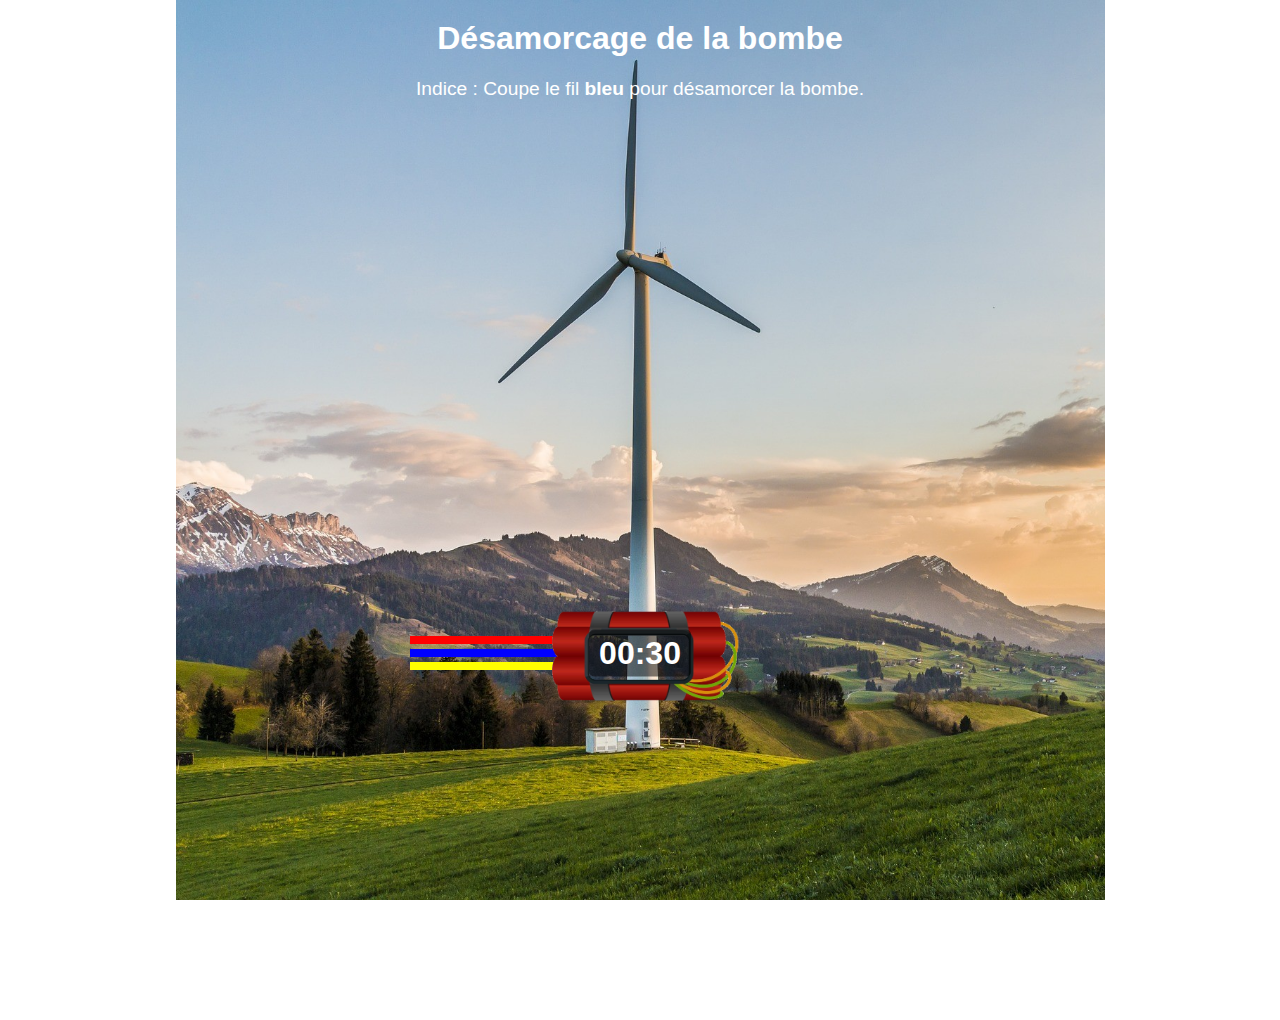
<file: bombe/index.html>
<!DOCTYPE html>
<html lang="fr">
<head>
  <meta charset="UTF-8">
  <title>Jeu de désamorçage - Victoire/ Défaite différée</title>
  <style>
    body {
      font-family: Arial, sans-serif;
      margin: 0;
      padding: 0;
      overflow: hidden;
      /* Fond initial : occupe toute la hauteur sans déformation */
      background: url('background2.jpg') no-repeat center center fixed;
      background-size: auto 100%;
      color: #fff;
      text-align: center;
    }
    h1 {
      margin-top: 20px;
    }
    #indice {
      font-size: 1.2em;
      margin-bottom: 20px;
    }
    /* Conteneur global du jeu */
    #game {
      position: relative;
      width: 100%;
      height: 100vh;
    }
    /* Bombe positionnée au centre, à 1/3 du bas */
    #bombContainer {
      position: absolute;
      left: 50%;
      transform: translateX(-50%);
      bottom: 33%;
      z-index: 2;
    }
    #bomb {
      width: 200px;
      display: block;
      position: relative;
      z-index: 3; /* La bombe apparaît devant les fils */
      transition: transform 0.3s ease, opacity 0.3s ease;
    }
    /* Timer centré sur la bombe */
    #timer {
      position: absolute;
      top: 50%;
      left: 50%;
      transform: translate(-50%, -50%);
      font-size: 2em;
      font-weight: bold;
      background-color: rgba(0,0,0,0.5);
      padding: 5px 10px;
      border-radius: 5px;
      z-index: 4;
    }
    /* Conteneur des fils positionné à gauche de la bombe,
       chevauchant légèrement (20px) l'image de la bombe */
    #wiresContainer {
      position: absolute;
      right: calc(100% - 20px);
      top: 50%;
      transform: translateY(-50%);
      display: flex;
      flex-direction: column;
      gap: 5px;
      z-index: 1;
    }
    /* Chaque fil est constitué de deux parties égales */
    .wire {
      display: flex;
      width: 150px;
      height: 8px; /* fil fin */
      cursor: pointer;
    }
    .wire .wire-left,
    .wire .wire-right {
      width: 50%;
      height: 100%;
      background-color: var(--wire-color);
    }
    /* Par défaut, les deux parties sont collées */
    .wire .wire-right {
      margin-left: 0;
    }
    /* Lorsqu'on coupe, on déplace la partie gauche vers la gauche pour simuler une coupure réelle */
    .wire.cut .wire-left {
      animation: moveLeft 1s forwards;
    }
    @keyframes moveLeft {
      from { transform: translateX(0); }
      to { transform: translateX(-15px); }
    }
    /* Overlay flash pour l'explosion */
    #flashOverlay {
      position: fixed;
      top: 0;
      left: 0;
      width: 100%;
      height: 100%;
      background: white;
      opacity: 0;
      pointer-events: none;
      z-index: 2000;
      display: none;
    }
    @keyframes flashEffect {
      0% { opacity: 0; }
      50% { opacity: 1; }
      100% { opacity: 0; }
    }
    /* GIF d'explosion centré */
    #explosionGif {
      position: absolute;
      top: 50%;
      left: 50%;
      transform: translate(-50%, -50%);
      width: 250px;
      display: none;
      pointer-events: none;
      z-index: 2500;
    }
    /* Overlay de confirmation personnalisé */
    #confirmationOverlay {
      position: fixed;
      top: 0;
      left: 0;
      width: 100%;
      height: 100%;
      background: rgba(0,0,0,0.5);
      display: none;
      align-items: center;
      justify-content: center;
      z-index: 1500;
    }
    #confirmationBox {
      background: #333;
      padding: 20px;
      border-radius: 10px;
      text-align: center;
    }
    #confirmationBox p {
      margin: 0 0 10px;
    }
    #confirmationBox button {
      margin: 0 10px;
      padding: 8px 16px;
      border: none;
      border-radius: 5px;
      cursor: pointer;
    }
    #confirmationBox button#confirmYes {
      background-color: green;
      color: #fff;
    }
    #confirmationBox button#confirmNo {
      background-color: red;
      color: #fff;
    }
    /* Overlay de victoire */
    #victoryOverlay {
      position: fixed;
      top: 0;
      left: 0;
      width: 100%;
      height: 100%;
      background: rgba(0,0,0,0.7);
      display: none;
      align-items: center;
      justify-content: center;
      z-index: 3000;
    }
    #victoryBox {
      background: #333;
      padding: 20px;
      border-radius: 10px;
      text-align: center;
    }
    #victoryBox p {
      margin: 0 0 10px;
      font-size: 1.5em;
      font-weight: bold;
    }
    #victoryBox button {
      padding: 10px 20px;
      font-size: 1em;
      border: none;
      border-radius: 5px;
      background: green;
      color: #fff;
      cursor: pointer;
    }
    /* Overlay de défaite */
    #defeatOverlay {
      position: fixed;
      top: 0;
      left: 0;
      width: 100%;
      height: 100%;
      background: rgba(0,0,0,0.7);
      display: none;
      align-items: center;
      justify-content: center;
      z-index: 3000;
    }
    #defeatBox {
      background: #333;
      padding: 20px;
      border-radius: 10px;
      text-align: center;
    }
    #defeatBox p {
      margin: 0 0 10px;
      font-size: 1.5em;
      font-weight: bold;
    }
    #defeatBox button {
      padding: 10px 20px;
      font-size: 1em;
      border: none;
      border-radius: 5px;
      background: red;
      color: #fff;
      cursor: pointer;
    }
  </style>
</head>
<body>
  <h1>Désamorcage de la bombe</h1>
  <div id="indice">Indice : Coupe le fil <strong>bleu</strong> pour désamorcer la bombe.</div>
  
  <div id="game">
    <div id="bombContainer">
      <!-- Bombe -->
      <img id="bomb" src="bomb.png" alt="Bombe">
      <!-- Timer centré -->
      <div id="timer">00:30</div>
      <!-- Conteneur des fils (placé à gauche, chevauchant légèrement la bombe) -->
      <div id="wiresContainer">
        <div class="wire" data-color="rouge" style="--wire-color: red;">
          <div class="wire-left"></div>
          <div class="wire-right"></div>
        </div>
        <div class="wire" data-color="bleu" style="--wire-color: blue;">
          <div class="wire-left"></div>
          <div class="wire-right"></div>
        </div>
        <div class="wire" data-color="jaune" style="--wire-color: yellow;">
          <div class="wire-left"></div>
          <div class="wire-right"></div>
        </div>
      </div>
      <!-- GIF d'explosion -->
      <img id="explosionGif" src="explosion.gif" alt="Explosion">
    </div>
  </div>
  
  <!-- Overlay flash pour l'explosion -->
  <div id="flashOverlay"></div>
  
  <!-- Overlay de confirmation personnalisé -->
  <div id="confirmationOverlay">
    <div id="confirmationBox">
      <p id="confirmationText"></p>
      <button id="confirmYes">Oui</button>
      <button id="confirmNo">Non</button>
    </div>
  </div>
  
  <!-- Overlay de victoire -->
  <div id="victoryOverlay">
    <div id="victoryBox">
      <p>Bravo, tu as désamorcé la bombe !</p>
      <button id="victoryOk">OK</button>
    </div>
  </div>
  
  <!-- Overlay de défaite -->
  <div id="defeatOverlay">
    <div id="defeatBox">
      <p>Dommage, tu as perdu ! La bombe a explosé !</p>
      <button id="defeatOk">OK</button>
    </div>
  </div>
  
  <div id="message"></div>
  
  <script>
    let gameActive = true;
    let countdownTime = 30; // 30 secondes pour désamorcer
    const timerDisplay = document.getElementById('timer');
    const wires = document.querySelectorAll('.wire');
    const bombImage = document.getElementById('bomb');
    const explosionGif = document.getElementById('explosionGif');
    const messageDiv = document.getElementById('message');
    const wiresContainer = document.getElementById('wiresContainer');
    
    const confirmationOverlay = document.getElementById('confirmationOverlay');
    const confirmationText = document.getElementById('confirmationText');
    const confirmYesBtn = document.getElementById('confirmYes');
    const confirmNoBtn = document.getElementById('confirmNo');
    
    const victoryOverlay = document.getElementById('victoryOverlay');
    const victoryOkBtn = document.getElementById('victoryOk');
    
    const defeatOverlay = document.getElementById('defeatOverlay');
    const defeatOkBtn = document.getElementById('defeatOk');
    
    let selectedWire = null;
    
    function updateTimer() {
      const minutes = Math.floor(countdownTime / 60);
      const seconds = countdownTime % 60;
      timerDisplay.textContent = (minutes < 10 ? "0" + minutes : minutes) + ":" + (seconds < 10 ? "0" + seconds : seconds);
    }
    
    const countdownInterval = setInterval(() => {
      if (!gameActive) {
        clearInterval(countdownInterval);
        return;
      }
      countdownTime--;
      updateTimer();
      if (countdownTime <= 0) {
        setTimeout(() => { triggerExplosion("Boom ! Le temps est écoulé, la bombe a explosé !"); }, 1000);
      }
    }, 1000);
    
    wires.forEach(wire => {
      wire.addEventListener('click', () => {
        if (!gameActive) return;
        selectedWire = wire;
        const color = wire.getAttribute('data-color');
        confirmationText.textContent = `Voulez-vous couper le fil ${color} ?`;
        confirmationOverlay.style.display = "flex";
      });
    });
    
    confirmYesBtn.addEventListener('click', () => {
      confirmationOverlay.style.display = "none";
      if (selectedWire) {
        selectedWire.classList.add('cut');
        const color = selectedWire.getAttribute('data-color');
        setTimeout(() => {
          if (color === 'bleu') {
            // Pour le bon fil, change le fond et attend 1.5s avant d'afficher la victoire
            document.body.style.backgroundImage = "url('victory_bg.jpg')";
            // Masquer bombe, timer et fils
            bombImage.style.display = "none";
            timerDisplay.style.display = "none";
            wiresContainer.style.display = "none";
            clearInterval(countdownInterval);
            setTimeout(() => {
              victoryOverlay.style.display = "flex";
            }, 1000);
          } else {
            triggerExplosion("Boom ! La bombe a explosé !");
          }
        }, 1000);
      }
    });
    
    confirmNoBtn.addEventListener('click', () => {
      confirmationOverlay.style.display = "none";
      selectedWire = null;
    });
    
    victoryOkBtn.addEventListener('click', () => {
      victoryOverlay.style.display = "none";
      // Optionnel : recharger la page pour recommencer
      // location.reload();
    });
    
    defeatOkBtn.addEventListener('click', () => {
      defeatOverlay.style.display = "none";
      // Optionnel : recharger la page pour recommencer
      // location.reload();
    });
    
    function triggerExplosion(msg) {
      gameActive = false;
      messageDiv.textContent = msg;
      wiresContainer.style.display = "none";
      
      const flashOverlay = document.getElementById("flashOverlay");
      flashOverlay.style.display = "block";
      flashOverlay.style.animation = "flashEffect 1s forwards";
      
      setTimeout(() => {
        explosionGif.style.display = "block";
      }, 500);
      
      setTimeout(() => {
        bombImage.style.display = "none";
        timerDisplay.style.display = "none";
        document.body.style.backgroundImage = "url('explosion_bg2.jpg')";
      }, 800);
      
      setTimeout(() => {
        flashOverlay.style.display = "none";
        explosionGif.style.display = "none";
      }, 1000);
      
      clearInterval(countdownInterval);
      // Attendre 1.5s après la fin des effets (soit au total ~2.5s) pour afficher le message de défaite
      setTimeout(() => {
        defeatOverlay.style.display = "flex";
      }, 2000);
    }
    
    updateTimer();
  </script>
</body>
</html>
</file>
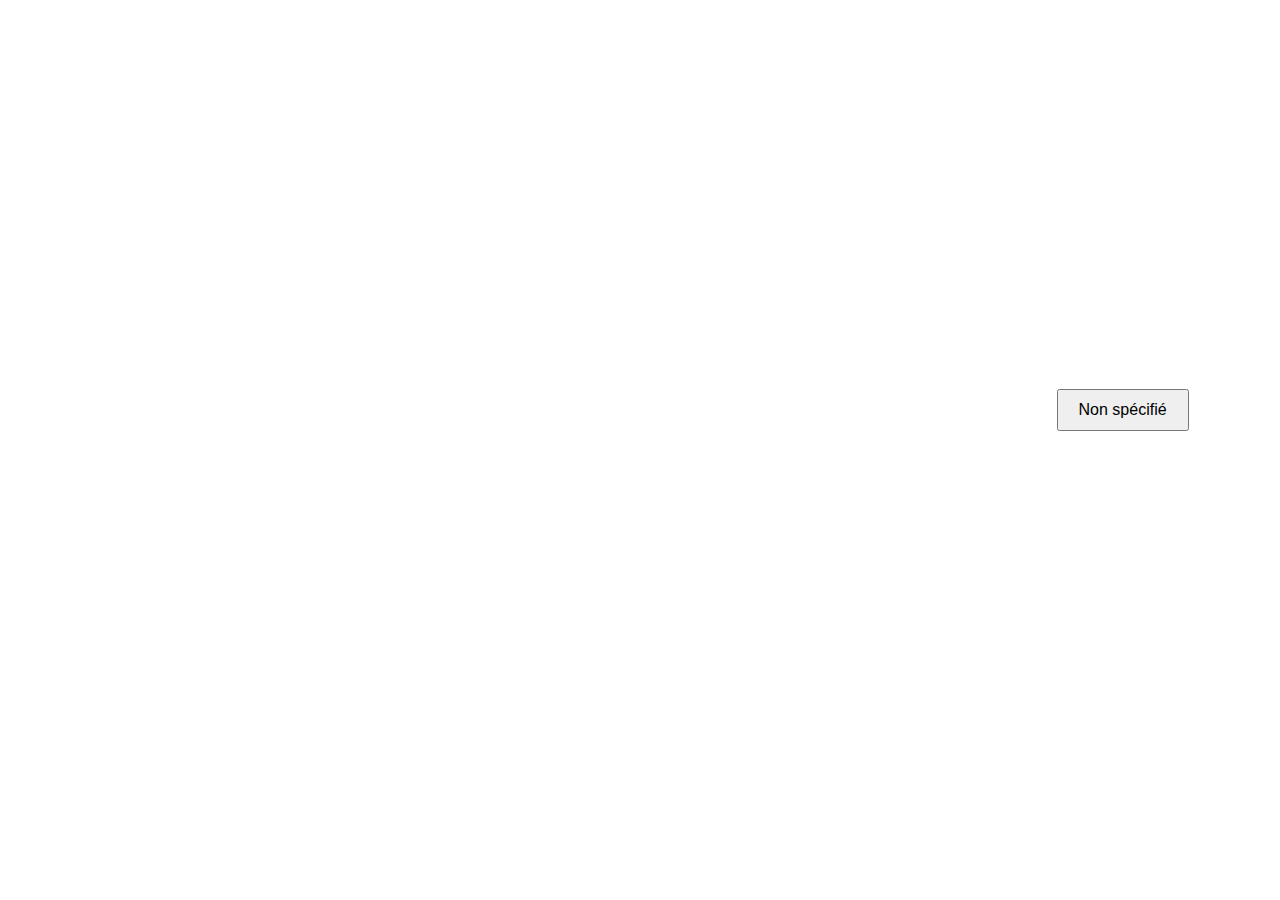
<file: troll2.html>
<!DOCTYPE html>
<html lang="en">
<head>
    <meta charset="UTF-8">
    <meta name="viewport" content="width=device-width, initial-scale=1.0">
    <title>Button Teleport</title>
    <style>
        body {
            margin: 0;
            height: 100vh;
            overflow: hidden;
            position: relative;
        }
        #teleport-button {
            position: absolute;
            padding: 10px 20px;
            font-size: 16px;
            cursor: pointer;
        }
    </style>
</head>
<body>
    <button id="teleport-button">Non spécifié</button>

    <script>
        const teleportButton = document.getElementById('teleport-button');
        const teleportDistance = 200; // Distance minimale pour déclencher la téléportation

        function getRandomPosition() {
            const x = Math.random() * (window.innerWidth - teleportButton.offsetWidth);
            const y = Math.random() * (window.innerHeight - teleportButton.offsetHeight);
            return { x, y };
        }

        function teleportButtonFunc() {
            const pos = getRandomPosition();
            teleportButton.style.left = `${pos.x}px`;
            teleportButton.style.top = `${pos.y}px`;
        }

        document.addEventListener('mousemove', (e) => {
            const rect = teleportButton.getBoundingClientRect();
            const dx = e.clientX - (rect.left + rect.width / 2);
            const dy = e.clientY - (rect.top + rect.height / 2);
            const distance = Math.hypot(dx, dy);

            if (distance < teleportDistance) {
                teleportButtonFunc();
            }
        });

        // Initialiser la position du bouton
        teleportButtonFunc();
    </script>
</body>
</html>
</file>
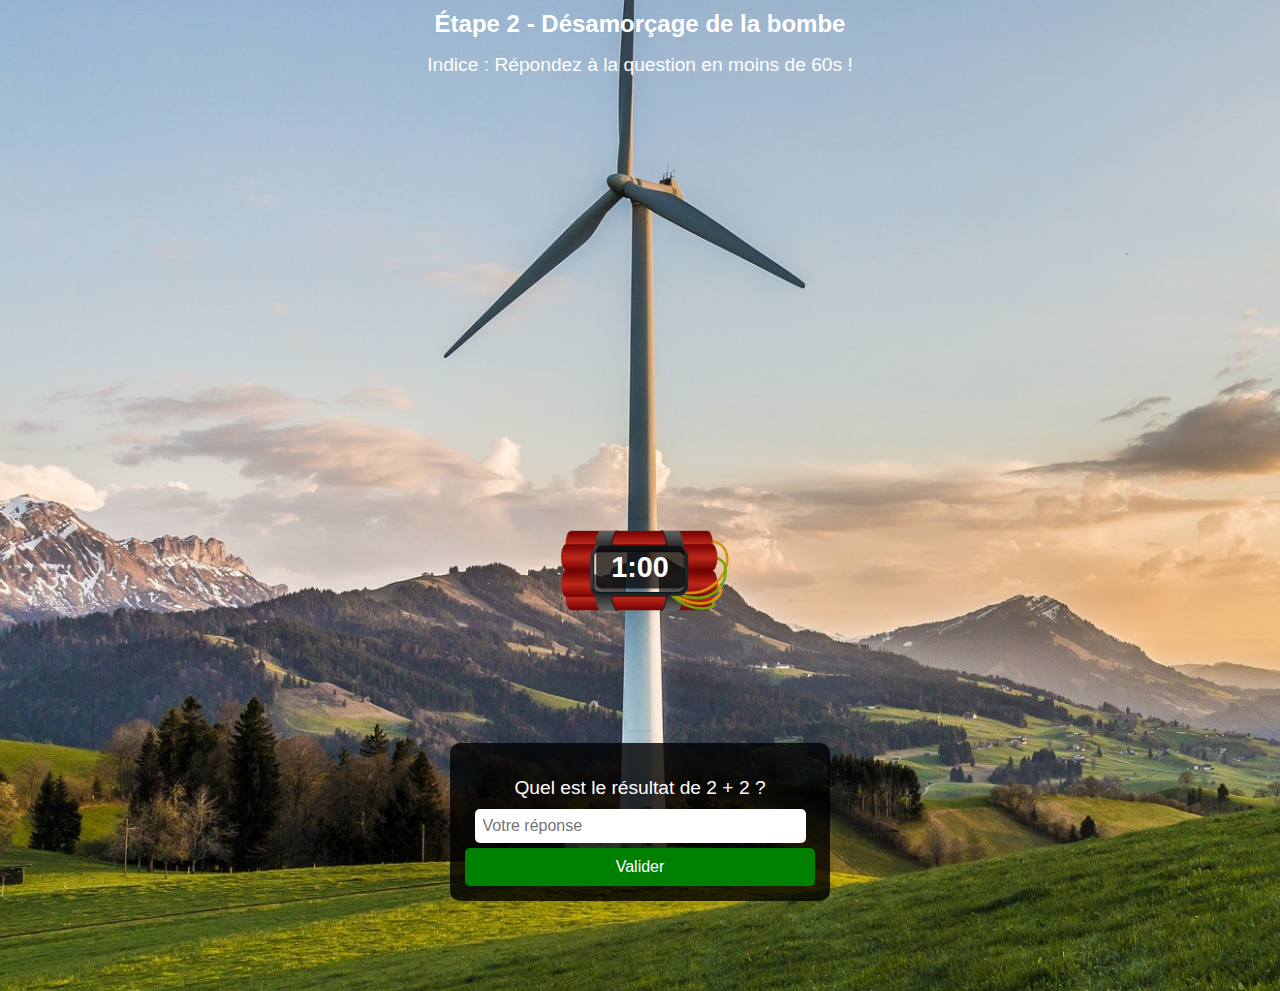
<file: bombe/etape2.html>
<!DOCTYPE html>
<html lang="fr">
<head>
  <meta charset="UTF-8">
  <meta name="viewport" content="width=device-width, initial-scale=1.0">
  <title>Étape 2 - Désamorçage de la bombe</title>
  <style>
    body {
      font-family: Arial, sans-serif;
      margin: 0;
      padding: 0;
      overflow: hidden;
      background: url('background2.jpg') no-repeat center center fixed;
      background-size: cover;
      color: #fff;
      text-align: center;
    }
    h1 { margin-top: 10px; font-size: 1.5em; }
    #indice { font-size: 1.2em; margin-bottom: 15px; }

    /* Conteneurs */
    #game { position: relative; width: 100%; height: 100vh; }
    #bombContainer {
      position: absolute;
      left: 50%;
      transform: translateX(-50%);
      bottom: 40%;
      z-index: 2;
    }
    #bomb { width: 180px; display: block; position: relative; }
    #timer {
      position: absolute; top: 50%; left: 50%;
      transform: translate(-50%, -50%);
      font-size: 1.8em; font-weight: bold;
      background: rgba(0,0,0,0.7); padding: 5px 15px;
      border-radius: 5px; z-index: 4;
    }
    
    /* Question responsive */
    #questionContainer {
      position: absolute; bottom: 10%; left: 50%;
      transform: translateX(-50%);
      background: rgba(0,0,0,0.8);
      padding: 15px; border-radius: 10px;
      width: 90%;
      max-width: 350px;
      z-index: 5;
    }
    #questionText {
      font-size: 1.2em;
      margin-bottom: 10px;
    }
    #answerInput {
      width: 90%;
      padding: 8px; font-size: 1em;
      border-radius: 5px; border: none;
      display: block;
      margin: 5px auto;
    }
    #submitAnswer {
      width: 100%;
      padding: 10px; font-size: 1em;
      border: none; border-radius: 5px;
      background: green; color: white; cursor: pointer;
    }

    /* Explosion */
    #explosionGif {
      position: fixed; top: 50%; left: 50%;
      transform: translate(-50%, -50%);
      width: 250px; display: none;
      z-index: 2000;
    }

    /* Overlays */
    .overlay {
      position: fixed; top: 0; left: 0; width: 100vw; height: 100vh;
      background: rgba(0,0,0,0.8);
      display: none; align-items: center; justify-content: center; z-index: 3000;
      padding: 20px;
    }
    .box {
      background: #333; padding: 20px; border-radius: 10px; text-align: center; width: 90%;
      max-width: 350px;
    }
    .box p {
      margin: 0 0 10px; font-size: 1.4em; font-weight: bold;
    }
    .box button {
      padding: 10px 15px; font-size: 1em; border: none;
      border-radius: 5px; cursor: pointer; width: 100%;
    }
    #victoryBox button { background: green; color: #fff; }
    #defeatBox button { background: red; color: #fff; }

  </style>
</head>
<body>

  <h1>Étape 2 - Désamorçage de la bombe</h1>
  <div id="indice">Indice : Répondez à la question en moins de 60s !</div>
  
  <div id="game">
    <div id="bombContainer">
      <img id="bomb" src="bomb.png" alt="Bombe">
      <div id="timer">01:00</div>
    </div>
    
    <div id="questionContainer">
      <p id="questionText">Quel est le résultat de 2 + 2 ?</p>
      <input type="text" id="answerInput" placeholder="Votre réponse">
      <button id="submitAnswer">Valider</button>
    </div>
    
    <img id="explosionGif" src="explosion.gif" alt="Explosion">
  </div>

  <div id="victoryOverlay" class="overlay">
    <div id="victoryBox" class="box">
      <p>Bravo ! Bombe désamorcée ! (+20 pts)</p>
      <button id="victoryOk">Passer à l'étape 3</button>
    </div>
  </div>

  <div id="defeatOverlay" class="overlay">
    <div id="defeatBox" class="box">
      <p>💥 BOOM ! La bombe a explosé ! (-25 pts)</p>
      <button id="defeatOk">Passer à l'étape 3</button>
    </div>
  </div>

  <script>
    const API_URL = "https://escape-game-backend-71zo.onrender.com";
    const urlParams = new URLSearchParams(window.location.search);
    const teamId = urlParams.get('team_id');

    let gameActive = true;
    let countdownTime = 60;
    const timerDisplay = document.getElementById('timer');
    const answerInput = document.getElementById('answerInput');
    const submitAnswer = document.getElementById('submitAnswer');
    const victoryOverlay = document.getElementById('victoryOverlay');
    const defeatOverlay = document.getElementById('defeatOverlay');
    const explosionGif = document.getElementById('explosionGif');

    function updateTimer() {
      const minutes = Math.floor(countdownTime / 60);
      const seconds = countdownTime % 60;
      timerDisplay.textContent = `${minutes}:${seconds.toString().padStart(2, '0')}`;
    }

    const countdownInterval = setInterval(() => {
      if (!gameActive) return;
      countdownTime--;
      updateTimer();
      if (countdownTime <= 0) {
        triggerExplosion();
      }
    }, 1000);

    submitAnswer.addEventListener('click', () => {
      if (!gameActive) return;
      if (answerInput.value.trim() === "4") {
        updateScore(20);
        showVictory();
      } else {
        triggerExplosion();
      }
    });

    function triggerExplosion() {
      gameActive = false;
      clearInterval(countdownInterval);
      explosionGif.style.display = "block";
      setTimeout(() => {
        defeatOverlay.style.display = "flex";
        updateScore(-25);
      }, 1500);
    }

    function showVictory() {
      gameActive = false;
      clearInterval(countdownInterval);
      victoryOverlay.style.display = "flex";
    }

    async function updateScore(points) {
      try {
        await fetch(`${API_URL}/update_score`, {
          method: "POST",
          headers: { "Content-Type": "application/json" },
          body: JSON.stringify({ team_id: teamId, score: points })
        });
        await fetch(`${API_URL}/validate_step`, {
          method: "POST",
          headers: { "Content-Type": "application/json" },
          body: JSON.stringify({ team_id: teamId })
        });
      } catch (error) {
        console.error("Erreur mise à jour score :", error);
      }
    }

    document.getElementById('victoryOk').addEventListener('click', () => window.location.href = `etape3.html?team_id=${teamId}`);
    document.getElementById('defeatOk').addEventListener('click', () => window.location.href = `etape3.html?team_id=${teamId}`);

    updateTimer();
  </script>

</body>
</html>
</file>
